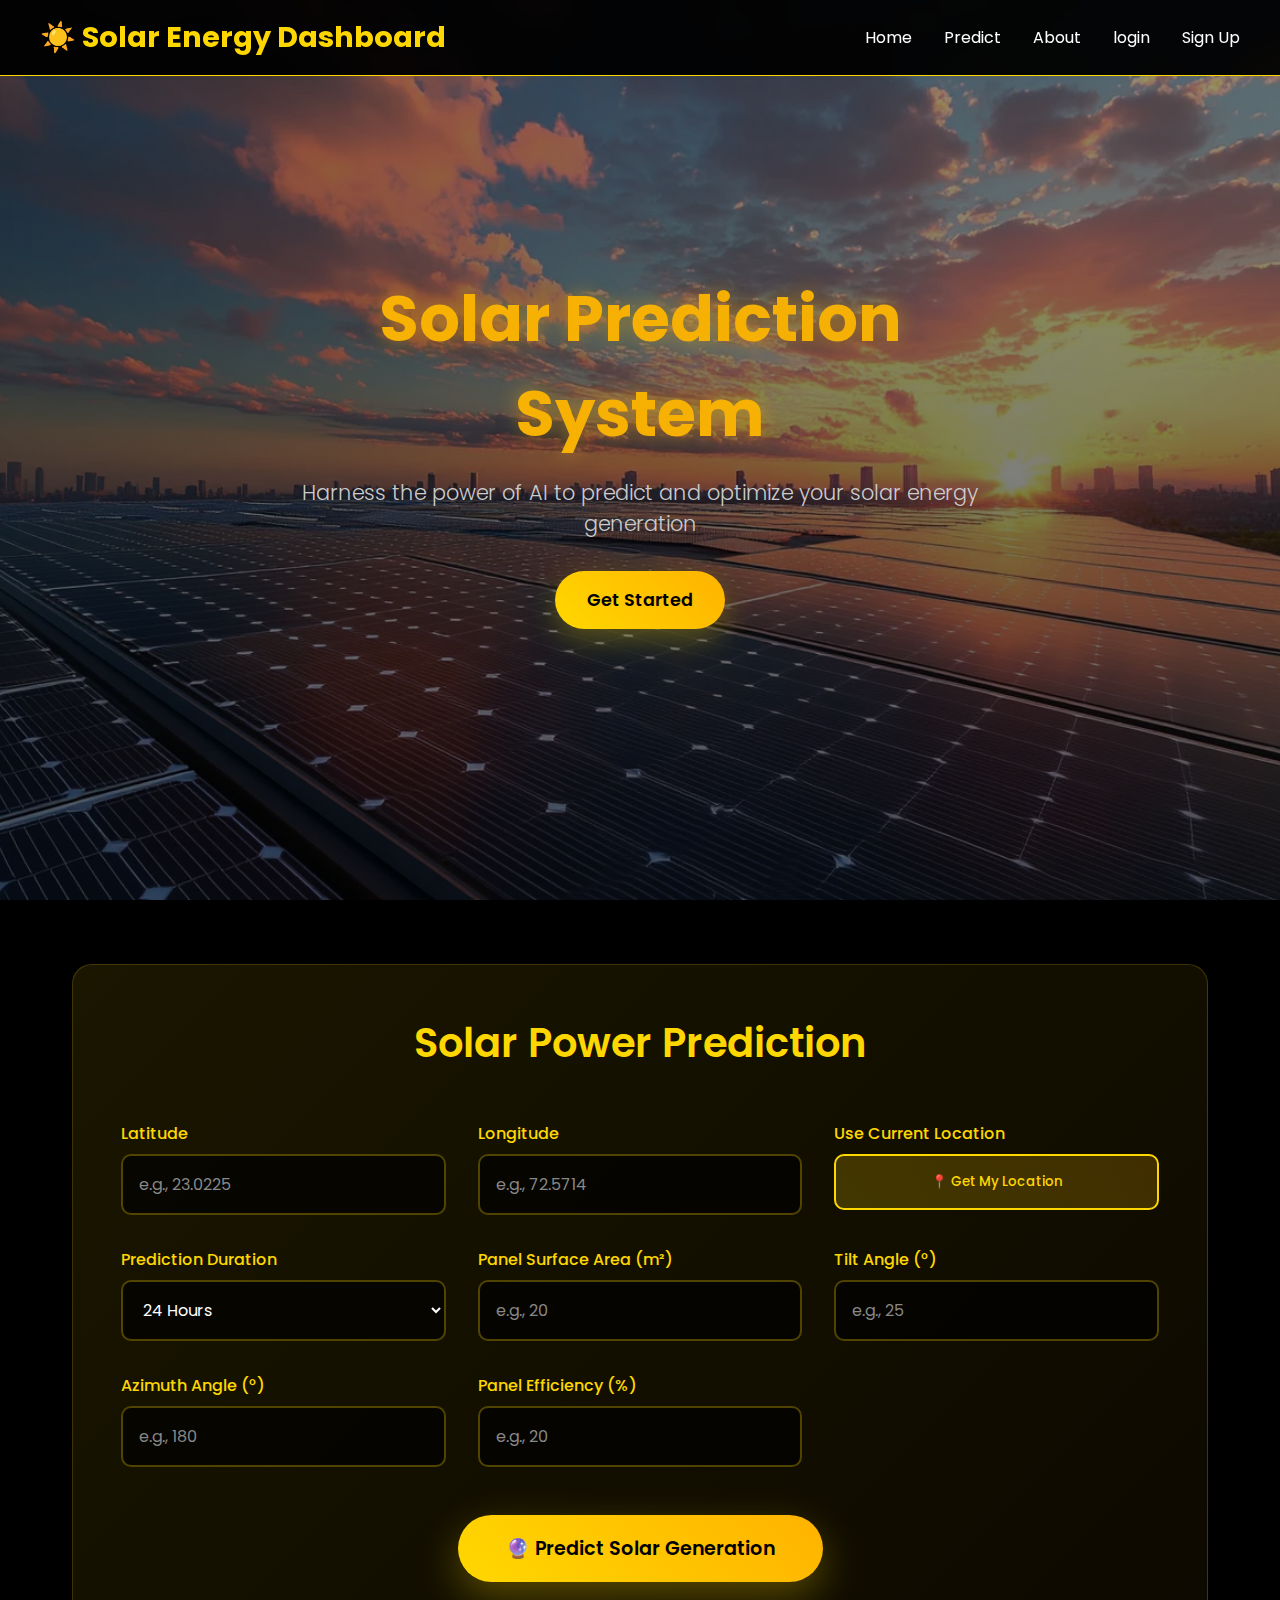
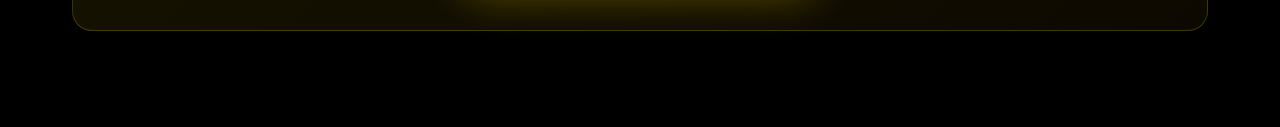
<file: frontend/index.html>
<!DOCTYPE html>
<html lang="en">
<head>
    <meta charset="UTF-8">
    <meta name="viewport" content="width=device-width, initial-scale=1.0">
    <title>Solar Prediction System</title>
    <link href="https://fonts.googleapis.com/css2?family=Poppins:wght@300;400;600;700&display=swap" rel="stylesheet">
    <link rel="stylesheet" href="style.css">
</head>
<body>
    <!-- Navigation -->
    <nav class="navbar">
        <div class="nav-content">
            <a href="#" class="logo">☀️ Solar Energy Dashboard</a>
            <ul class="nav-links">
                <li><a href="#home">Home</a></li>
                <li><a href="results.html">Predict</a></li>
                <li><a href="about.html">About</a></li>
                <li><a href="login.html">login</a></li>
                <li><a href="signup.html">Sign Up</a></li>
            </ul>
        </div>
    </nav>

    <!-- Hero Section -->
    <section class="hero" id="home">
        <div class="hero-content">
            <h1 class="hero-title">Solar Prediction System</h1>
            <p class="hero-subtitle">Harness the power of AI to predict and optimize your solar energy generation</p>
            <a href="#predict" class="cta-button">Get Started</a>
        </div>
    </section>

    <!-- Main Content -->
    <main class="main-content">
        <section class="input-section" id="predict">
            <h2 class="section-title">Solar Power Prediction</h2>
            
            <div id="message-container"></div>
            
            <form id="prediction-form">
                <div class="form-container">
                    <!-- Location Inputs -->
                    <div class="form-group">
                        <label class="form-label">Latitude</label>
                        <input type="number" id="latitude" class="form-input" step="0.000001" placeholder="e.g., 23.0225" required>
                    </div>
                    
                    <div class="form-group">
                        <label class="form-label">Longitude</label>
                        <input type="number" id="longitude" class="form-input" step="0.000001" placeholder="e.g., 72.5714" required>
                    </div>
                    
                    <div class="form-group">
                        <label class="form-label">Use Current Location</label>
                        <button type="button" id="location-btn" class="location-button">📍 Get My Location</button>
                    </div>
                    
                    <!-- Date Range -->
                    <div class="form-group">
                        <label class="form-label">Prediction Duration</label>
                        <select id="duration" class="form-select" required>
                            <option value="24">24 Hours</option>
                            <option value="48">48 Hours</option>
                            <option value="72">72 Hours</option>
                        </select>
                    </div>  
                    
                    <!-- Panel Specifications -->
                    <div class="form-group">
                        <label class="form-label">Panel Surface Area (m²)</label>
                        <input type="number" id="surface_area" class="form-input" step="0.01" placeholder="e.g., 20" required>
                    </div>
                    
                    <div class="form-group">
                        <label class="form-label">Tilt Angle (°)</label>
                        <input type="number" id="tilt_angle" class="form-input" step="0.1" min="0" max="90" placeholder="e.g., 25" required>
                    </div>
                    
                    <div class="form-group">
                        <label class="form-label">Azimuth Angle (°)</label>
                        <input type="number" id="azimuth_angle" class="form-input" step="0.1" min="0" max="360" placeholder="e.g., 180" required>
                    </div>
                    
                    <div class="form-group">
                        <label class="form-label">Panel Efficiency (%)</label>
                        <input type="number" id="efficiency" class="form-input" step="0.1" min="1" max="100" placeholder="e.g., 20" required>
                    </div>
                </div>
                
                <div class="submit-container">
                    <button type="submit" id="submit-btn" class="submit-button">
                        🔮 Predict Solar Generation
                    </button>
                </div>
            </form>
            
            <div class="loading" id="loading">
                <div class="spinner"></div>
                <p>Calculating solar predictions...</p>
            </div>
        </section>
    </main>

    <script>
        // Get user location
        document.getElementById('location-btn').addEventListener('click', function() {
            if (navigator.geolocation) {
                this.textContent = '📍 Getting location...';
                navigator.geolocation.getCurrentPosition(
                    (position) => {
                        document.getElementById('latitude').value = position.coords.latitude.toFixed(6);
                        document.getElementById('longitude').value = position.coords.longitude.toFixed(6);
                        this.textContent = '✅ Location Found';
                        showMessage('Location detected successfully!', 'success');
                    },
                    (error) => {
                        this.textContent = '📍 Get My Location';
                        showMessage('Unable to get location. Please enter manually.', 'error');
                    }
                );
            } else {
                showMessage('Geolocation is not supported by this browser.', 'error');
            }
        });

        // Form submission
        document.getElementById('prediction-form').addEventListener('submit', async function(e) {
            e.preventDefault();
            
            const submitBtn = document.getElementById('submit-btn');
            const loading = document.getElementById('loading');
            
            // Show loading state
            submitBtn.disabled = true;
            submitBtn.textContent = 'Processing...';
            loading.style.display = 'block';
            
            // Collect form data - match FastAPI backend field names
            const formData = {
                latitude: parseFloat(document.getElementById('latitude').value),
                longitude: parseFloat(document.getElementById('longitude').value),
                panel_surface_area: parseFloat(document.getElementById('surface_area').value),
                tilt_angle: parseFloat(document.getElementById('tilt_angle').value),
                azimuth_angle: parseFloat(document.getElementById('azimuth_angle').value),
                panel_efficiency: parseFloat(document.getElementById('efficiency').value),
                cost_per_kwh: 0.15 // Default cost per kWh, you can add this as a form field if needed
            };
            
            try {
                // Call FastAPI backend
                const response = await fetch('http://127.0.0.1:8000/generate_report', {
                    method: 'POST',
                    headers: {
                        'Content-Type': 'application/json',
                    },
                    body: JSON.stringify(formData)
                });
                
                if (!response.ok) {
                    const errorData = await response.json().catch(() => ({}));
                    throw new Error(errorData.detail || `Server error: ${response.status}`);
                }
                
                const reportData = await response.json();
                
                // Store results in sessionStorage
                sessionStorage.setItem('predictionResults', JSON.stringify({
                    report: reportData,
                    inputData: formData
                }));
                
                // Redirect to results page
                window.location.href = 'results.html';
                
            } catch (error) {
                console.error('Error:', error);
                showMessage('Failed to get predictions. Please check your connection and try again.', 'error');
                
                // Reset button state
                submitBtn.disabled = false;
                submitBtn.textContent = '🔮 Predict Solar Generation';
                loading.style.display = 'none';
            }
        });
        
        // Show message function
        function showMessage(text, type) {
            const container = document.getElementById('message-container');
            container.innerHTML = `<div class="message ${type}">${text}</div>`;
            
            // Auto-hide success messages
            if (type === 'success') {
                setTimeout(() => {
                    container.innerHTML = '';
                }, 3000);
            }
        }
        
        // Smooth scrolling for navigation
        document.querySelectorAll('a[href^="#"]').forEach(anchor => {
            anchor.addEventListener('click', function (e) {
                e.preventDefault();
                const target = document.querySelector(this.getAttribute('href'));
                if (target) {
                    target.scrollIntoView({
                        behavior: 'smooth',
                        block: 'start'
                    });
                }
            });
        });
    </script>
</body>
</html>
</file>
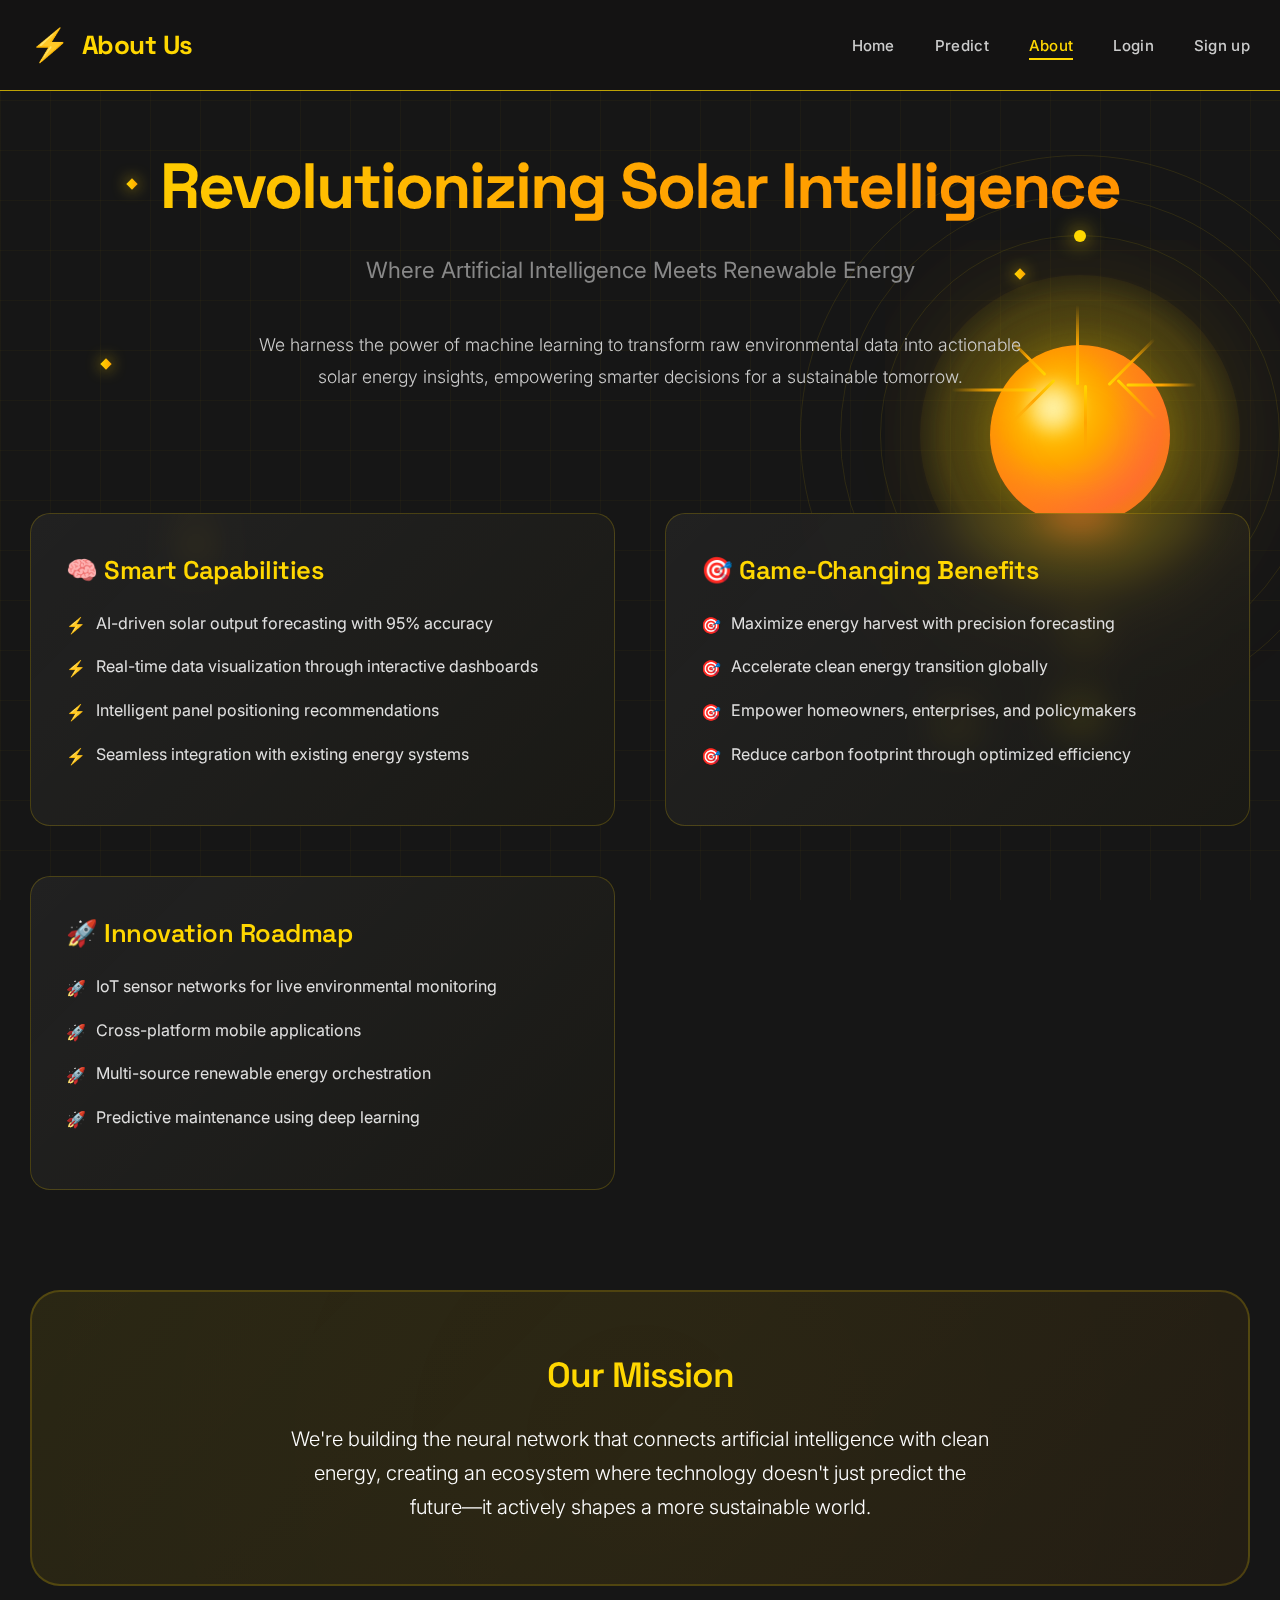
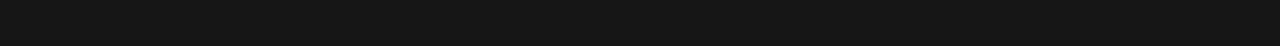
<file: frontend/about.html>
<!DOCTYPE html>
<html lang="en">
<head>
    <meta charset="UTF-8">
    <meta name="viewport" content="width=device-width, initial-scale=1.0">
    <title>About - Solar Energy Dashboard</title>
    <link href="https://fonts.googleapis.com/css2?family=Inter:wght@300;400;500;600;700&family=Space+Grotesk:wght@400;500;600;700&display=swap" rel="stylesheet">
    <style>
        * {
            margin: 0;
            padding: 0;
            box-sizing: border-box;
        }

        body {
            font-family: 'Inter', -apple-system, BlinkMacSystemFont, 'Segoe UI', sans-serif;
            background: #0a0a0af3;
            color: #ffffff;
            overflow-x: hidden;
            min-height: 100vh;
            position: relative;
        }

        /* Animated Background Grid */
        .grid-background {
            position: fixed;
            top: 0;
            left: 0;
            width: 100%;
            height: 100%;
            z-index: -2;
            background-image: 
                linear-gradient(rgba(255, 215, 0, 0.03) 1px, transparent 1px),
                linear-gradient(90deg, rgba(255, 215, 0, 0.03) 1px, transparent 1px);
            background-size: 50px 50px;
            animation: gridMove 30s linear infinite;
        }

        /* Header */
        .header {
            padding: 25px 0;
            background: rgba(13, 1, 1, 0.1);
            backdrop-filter: blur(20px);
            border-bottom: 1px solid rgba(255, 217, 0, 0.73);
            position: sticky;
            top: 0;
            z-index: 1000;
        }

        .nav {
            display: flex;
            justify-content: space-between;
            align-items: center;
            max-width: 1400px;
            margin: 0 auto;
            padding: 0 30px;
        }

        .logo {
            display: flex;
            align-items: center;
            font-family: 'Space Grotesk', sans-serif;
            font-size: 26px;
            font-weight: 700;
            color: #FFD700;
            letter-spacing: -0.5px;
        }

        .logo::before {
            content: "⚡";
            margin-right: 12px;
            font-size: 32px;
            animation: logoSpin 4s ease-in-out infinite;
        }

        .nav-links {
            display: flex;
            gap: 40px;
        }

        .nav-links a {
            color: #cccccc;
            text-decoration: none;
            font-weight: 500;
            font-size: 15px;
            letter-spacing: 0.3px;
            transition: all 0.3s cubic-bezier(0.4, 0, 0.2, 1);
            position: relative;
        }

        .nav-links a::after {
            content: '';
            position: absolute;
            bottom: -5px;
            left: 0;
            width: 0;
            height: 2px;
            background: #FFD700;
            transition: width 0.3s cubic-bezier(0.4, 0, 0.2, 1);
        }

        .nav-links a:hover, .nav-links a.active {
            color: #FFD700;
        }

        .nav-links a:hover::after, .nav-links a.active::after {
            width: 100%;
        }

        /* 3D Solar System Animation */
        .solar-system {
            position: fixed;
            top: 0;
            left: 0;
            width: 100%;
            height: 100%;
            z-index: -1;
            perspective: 2000px;
            overflow: hidden;
        }

        .orbital-system {
            position: absolute;
            width: 600px;
            height: 600px;
            top: 15%;
            right: -100px;
            transform-style: preserve-3d;
            animation: systemOrbit 60s linear infinite;
        }

        .sun-core {
            position: absolute;
            width: 180px;
            height: 180px;
            top: 50%;
            left: 50%;
            transform: translate(-50%, -50%);
            border-radius: 50%;
            background: radial-gradient(circle at 35% 35%, #FFD700, #FFA500, #FF6B35, #D2691E);
            box-shadow: 
                inset 0 0 40px rgba(255, 140, 0, 0.8),
                0 0 80px rgba(255, 215, 0, 0.6),
                0 0 160px rgba(255, 215, 0, 0.3),
                0 0 240px rgba(255, 165, 0, 0.2);
            animation: sunPulsate 8s ease-in-out infinite;
        }

        .sun-core::before {
            content: '';
            position: absolute;
            top: 20%;
            left: 20%;
            width: 30%;
            height: 30%;
            background: radial-gradient(circle, rgba(255, 255, 255, 0.8), transparent);
            border-radius: 50%;
            filter: blur(8px);
        }

        .corona {
            position: absolute;
            width: 320px;
            height: 320px;
            top: 50%;
            left: 50%;
            transform: translate(-50%, -50%);
            border-radius: 50%;
            background: radial-gradient(circle, transparent 40%, rgba(255, 215, 0, 0.1) 60%, transparent 80%);
            animation: coronaRotate 15s linear infinite reverse;
        }

        .solar-flare {
            position: absolute;
            width: 100%;
            height: 100%;
            border-radius: 50%;
        }

        .flare {
            position: absolute;
            width: 3px;
            background: linear-gradient(to top, #FFD700, #FFA500, transparent);
            border-radius: 2px;
            transform-origin: bottom center;
        }

        .flare:nth-child(1) { height: 80px; top: -40px; left: 48%; transform: rotate(0deg); animation: flareFlicker 2s ease-in-out infinite; }
        .flare:nth-child(2) { height: 65px; top: -25px; left: 65%; transform: rotate(45deg); animation: flareFlicker 2.5s ease-in-out infinite 0.3s; }
        .flare:nth-child(3) { height: 70px; top: -30px; left: 75%; transform: rotate(90deg); animation: flareFlicker 2.2s ease-in-out infinite 0.6s; }
        .flare:nth-child(4) { height: 55px; top: -20px; left: 70%; transform: rotate(135deg); animation: flareFlicker 1.8s ease-in-out infinite 0.9s; }
        .flare:nth-child(5) { height: 75px; top: -35px; left: 52%; transform: rotate(180deg); animation: flareFlicker 2.3s ease-in-out infinite 1.2s; }
        .flare:nth-child(6) { height: 60px; top: -25px; left: 35%; transform: rotate(225deg); animation: flareFlicker 2.1s ease-in-out infinite 1.5s; }
        .flare:nth-child(7) { height: 85px; top: -40px; left: 25%; transform: rotate(270deg); animation: flareFlicker 2.4s ease-in-out infinite 1.8s; }
        .flare:nth-child(8) { height: 50px; top: -20px; left: 30%; transform: rotate(315deg); animation: flareFlicker 1.9s ease-in-out infinite 2.1s; }

        /* Orbiting Elements */
        .orbit {
            position: absolute;
            border: 1px solid rgba(255, 215, 0, 0.1);
            border-radius: 50%;
            top: 50%;
            left: 50%;
            transform: translate(-50%, -50%);
        }

        .orbit-1 { width: 400px; height: 400px; animation: orbitRotate 20s linear infinite; }
        .orbit-2 { width: 480px; height: 480px; animation: orbitRotate 35s linear infinite reverse; }
        .orbit-3 { width: 560px; height: 560px; animation: orbitRotate 50s linear infinite; }

        .satellite {
            position: absolute;
            width: 12px;
            height: 12px;
            background: #FFD700;
            border-radius: 50%;
            box-shadow: 0 0 20px #FFD700;
        }

        .orbit-1 .satellite { top: -6px; left: 50%; transform: translateX(-50%); }
        .orbit-2 .satellite { top: 50%; right: -6px; transform: translateY(-50%); }
        .orbit-3 .satellite { bottom: -6px; left: 50%; transform: translateX(-50%); }

        /* Floating Energy Crystals */
        .energy-field {
            position: absolute;
            width: 100%;
            height: 100%;
            pointer-events: none;
        }

        .energy-crystal {
            position: absolute;
            width: 8px;
            height: 8px;
            background: linear-gradient(45deg, #FFD700, #FFA500);
            transform: rotate(45deg);
            box-shadow: 0 0 15px rgba(255, 215, 0, 0.8);
            animation: crystalFloat 12s ease-in-out infinite;
        }

        .crystal-1 { top: 20%; left: 10%; animation-delay: 0s; }
        .crystal-2 { top: 60%; left: 15%; animation-delay: 3s; }
        .crystal-3 { top: 40%; left: 8%; animation-delay: 6s; }
        .crystal-4 { top: 80%; right: 25%; animation-delay: 9s; }
        .crystal-5 { top: 70%; right: 15%; animation-delay: 1.5s; }
        .crystal-6 { top: 30%; right: 20%; animation-delay: 4.5s; }

        /* Main Content */
        .container {
            max-width: 1400px;
            margin: 0 auto;
            padding: 60px 30px;
            position: relative;
            z-index: 1;
        }

        .hero {
            text-align: center;
            margin-bottom: 120px;
            position: relative;
        }

        .hero h1 {
            font-family: 'Space Grotesk', sans-serif;
            font-size: clamp(3rem, 5vw, 4.5rem);
            font-weight: 700;
            color: #FFD700;
            margin-bottom: 30px;
            letter-spacing: -2px;
            line-height: 1.1;
            background: linear-gradient(135deg, #FFD700 0%, #FFA500 50%, #FF8C00 100%);
            -webkit-background-clip: text;
            -webkit-text-fill-color: transparent;
            background-clip: text;
            animation: titleShimmer 4s ease-in-out infinite;
        }

        .hero-subtitle {
            font-size: 1.4rem;
            color: #888888;
            max-width: 900px;
            margin: 0 auto 40px;
            line-height: 1.7;
            font-weight: 400;
        }

        .hero-description {
            font-size: 1.1rem;
            color: #cccccc;
            max-width: 800px;
            margin: 0 auto;
            line-height: 1.8;
            font-weight: 300;
        }

        .content-grid {
            display: grid;
            grid-template-columns: repeat(auto-fit, minmax(380px, 1fr));
            gap: 50px;
            margin-bottom: 80px;
        }

        .feature-card {
            background: linear-gradient(135deg, rgba(255, 255, 255, 0.05) 0%, rgba(255, 215, 0, 0.02) 100%);
            backdrop-filter: blur(20px);
            border: 1px solid rgba(255, 215, 0, 0.2);
            border-radius: 20px;
            padding: 40px 35px;
            transition: all 0.4s cubic-bezier(0.4, 0, 0.2, 1);
            position: relative;
            overflow: hidden;
        }

        .feature-card::before {
            content: '';
            position: absolute;
            top: 0;
            left: -100%;
            width: 100%;
            height: 100%;
            background: linear-gradient(90deg, transparent, rgba(255, 215, 0, 0.1), transparent);
            transition: left 0.6s ease;
        }

        .feature-card:hover::before {
            left: 100%;
        }

        .feature-card:hover {
            transform: translateY(-15px);
            box-shadow: 0 25px 50px rgba(255, 215, 0, 0.15);
            border-color: rgba(255, 215, 0, 0.4);
        }

        .feature-card h2 {
            font-family: 'Space Grotesk', sans-serif;
            color: #FFD700;
            font-size: 1.6rem;
            font-weight: 600;
            margin-bottom: 25px;
            display: flex;
            align-items: center;
            gap: 12px;
            letter-spacing: -0.5px;
        }

        .feature-card h2::before {
            font-size: 1.8rem;
        }

        .capability-list {
            list-style: none;
            padding: 0;
        }

        .capability-list li {
            color: #e0e0e0;
            margin: 18px 0;
            padding-left: 30px;
            position: relative;
            line-height: 1.6;
            font-weight: 400;
        }

        .capability-list li::before {
            position: absolute;
            left: 0;
            top: 2px;
            font-size: 16px;
        }

        .features li::before { content: "⚡"; color: #FFD700; }
        .benefits li::before { content: "🎯"; color: #FFD700; }
        .roadmap li::before { content: "🚀"; color: #FFD700; }

        .vision-section {
            text-align: center;
            margin-top: 100px;
            padding: 60px 40px;
            background: linear-gradient(135deg, rgba(255, 215, 0, 0.08) 0%, rgba(255, 140, 0, 0.05) 100%);
            border-radius: 30px;
            border: 2px solid rgba(255, 215, 0, 0.2);
            position: relative;
            overflow: hidden;
        }

        .vision-section::before {
            content: '';
            position: absolute;
            top: -50%;
            left: -50%;
            width: 200%;
            height: 200%;
            background: radial-gradient(circle, rgba(255, 215, 0, 0.03) 0%, transparent 70%);
            animation: visionPulse 8s ease-in-out infinite;
        }

        .vision-section h2 {
            font-family: 'Space Grotesk', sans-serif;
            color: #FFD700;
            font-size: 2.2rem;
            font-weight: 600;
            margin-bottom: 25px;
            letter-spacing: -1px;
            position: relative;
            z-index: 1;
        }

        .vision-section p {
            font-size: 1.25rem;
            color: #ffffff;
            font-weight: 300;
            line-height: 1.7;
            max-width: 700px;
            margin: 0 auto;
            position: relative;
            z-index: 1;
        }

        /* Animations */
        @keyframes gridMove {
            from { transform: translate(0, 0); }
            to { transform: translate(50px, 50px); }
        }

        @keyframes logoSpin {
            0%, 80% { transform: rotate(0deg); }
            90% { transform: rotate(180deg); }
            100% { transform: rotate(360deg); }
        }

        @keyframes systemOrbit {
            from { transform: rotateZ(0deg) rotateY(10deg); }
            to { transform: rotateZ(360deg) rotateY(10deg); }
        }

        @keyframes sunPulsate {
            0%, 100% { transform: translate(-50%, -50%) scale(1); filter: brightness(1); }
            50% { transform: translate(-50%, -50%) scale(1.05); filter: brightness(1.2); }
        }

        @keyframes coronaRotate {
            from { transform: translate(-50%, -50%) rotate(0deg); }
            to { transform: translate(-50%, -50%) rotate(360deg); }
        }

        @keyframes flareFlicker {
            0%, 100% { opacity: 0.8; transform: scaleY(1); }
            50% { opacity: 1; transform: scaleY(1.3); }
        }

        @keyframes orbitRotate {
            from { transform: translate(-50%, -50%) rotate(0deg); }
            to { transform: translate(-50%, -50%) rotate(360deg); }
        }

        @keyframes crystalFloat {
            0%, 100% { transform: rotate(45deg) translateY(0px) scale(1); opacity: 0.8; }
            25% { transform: rotate(45deg) translateY(-20px) scale(1.1); opacity: 1; }
            75% { transform: rotate(45deg) translateY(-10px) scale(0.9); opacity: 0.9; }
        }

        @keyframes titleShimmer {
            0%, 100% { background-position: 0% 50%; }
            50% { background-position: 100% 50%; }
        }

        @keyframes visionPulse {
            0%, 100% { transform: scale(1) rotate(0deg); opacity: 0.5; }
            50% { transform: scale(1.1) rotate(180deg); opacity: 0.8; }
        }

        /* Responsive Design */
        @media (max-width: 768px) {
            .orbital-system { width: 400px; height: 400px; right: -150px; }
            .sun-core { width: 120px; height: 120px; }
            .corona { width: 220px; height: 220px; }
            .content-grid { grid-template-columns: 1fr; gap: 30px; }
            .feature-card { padding: 30px 25px; }
            .nav { padding: 0 20px; }
            .container { padding: 40px 20px; }
            .nav-links { gap: 25px; }
        }

        @media (max-width: 480px) {
            .orbital-system { width: 300px; height: 300px; }
            .sun-core { width: 100px; height: 100px; }
            .hero-subtitle { font-size: 1.2rem; }
            .hero-description { font-size: 1rem; }
        }
    </style>
</head>
<body>
    <!-- Animated Grid Background -->
    <div class="grid-background"></div>

    <!-- Advanced 3D Solar System -->
    <div class="solar-system">
        <div class="orbital-system">
            <div class="sun-core">
                <div class="solar-flare">
                    <div class="flare"></div>
                    <div class="flare"></div>
                    <div class="flare"></div>
                    <div class="flare"></div>
                    <div class="flare"></div>
                    <div class="flare"></div>
                    <div class="flare"></div>
                    <div class="flare"></div>
                </div>
            </div>
            <div class="corona"></div>
            <div class="orbit orbit-1"><div class="satellite"></div></div>
            <div class="orbit orbit-2"><div class="satellite"></div></div>
            <div class="orbit orbit-3"><div class="satellite"></div></div>
        </div>
        <div class="energy-field">
            <div class="energy-crystal crystal-1"></div>
            <div class="energy-crystal crystal-2"></div>
            <div class="energy-crystal crystal-3"></div>
            <div class="energy-crystal crystal-4"></div>
            <div class="energy-crystal crystal-5"></div>
            <div class="energy-crystal crystal-6"></div>
        </div>
    </div>

    <!-- Header -->
    <header class="header">
        <nav class="nav">
            <div class="logo">About Us</div>
            <div class="nav-links">
                <a href="index.html">Home</a>
                <a href="index.html">Predict</a>
                <a href="about.html" class="active">About</a>
                <a href="login.html">Login</a>
                <a href="signup.html">Sign up</a>
            </div>
        </nav>
    </header>

    <!-- Main Content -->
    <div class="container">
        <section class="hero">
            <h1>Revolutionizing Solar Intelligence</h1>
            <p class="hero-subtitle">Where Artificial Intelligence Meets Renewable Energy</p>
            <p class="hero-description">We harness the power of machine learning to transform raw environmental data into actionable solar energy insights, empowering smarter decisions for a sustainable tomorrow.</p>
        </section>

        <div class="content-grid">
            <div class="feature-card features">
                <h2>🧠 Smart Capabilities</h2>
                <ul class="capability-list">
                    <li>AI-driven solar output forecasting with 95% accuracy</li>
                    <li>Real-time data visualization through interactive dashboards</li>
                    <li>Intelligent panel positioning recommendations</li>
                    <li>Seamless integration with existing energy systems</li>
                </ul>
            </div>

            <div class="feature-card benefits">
                <h2>🎯 Game-Changing Benefits</h2>
                <ul class="capability-list">
                    <li>Maximize energy harvest with precision forecasting</li>
                    <li>Accelerate clean energy transition globally</li>
                    <li>Empower homeowners, enterprises, and policymakers</li>
                    <li>Reduce carbon footprint through optimized efficiency</li>
                </ul>
            </div>

            <div class="feature-card roadmap">
                <h2>🚀 Innovation Roadmap</h2>
                <ul class="capability-list">
                    <li>IoT sensor networks for live environmental monitoring</li>
                    <li>Cross-platform mobile applications</li>
                    <li>Multi-source renewable energy orchestration</li>
                    <li>Predictive maintenance using deep learning</li>
                </ul>
            </div>
        </div>

        <div class="vision-section">
            <h2>Our Mission</h2>
            <p>We're building the neural network that connects artificial intelligence with clean energy, creating an ecosystem where technology doesn't just predict the future—it actively shapes a more sustainable world.</p>
        </div>
    </div>
</body>
</html>
</file>
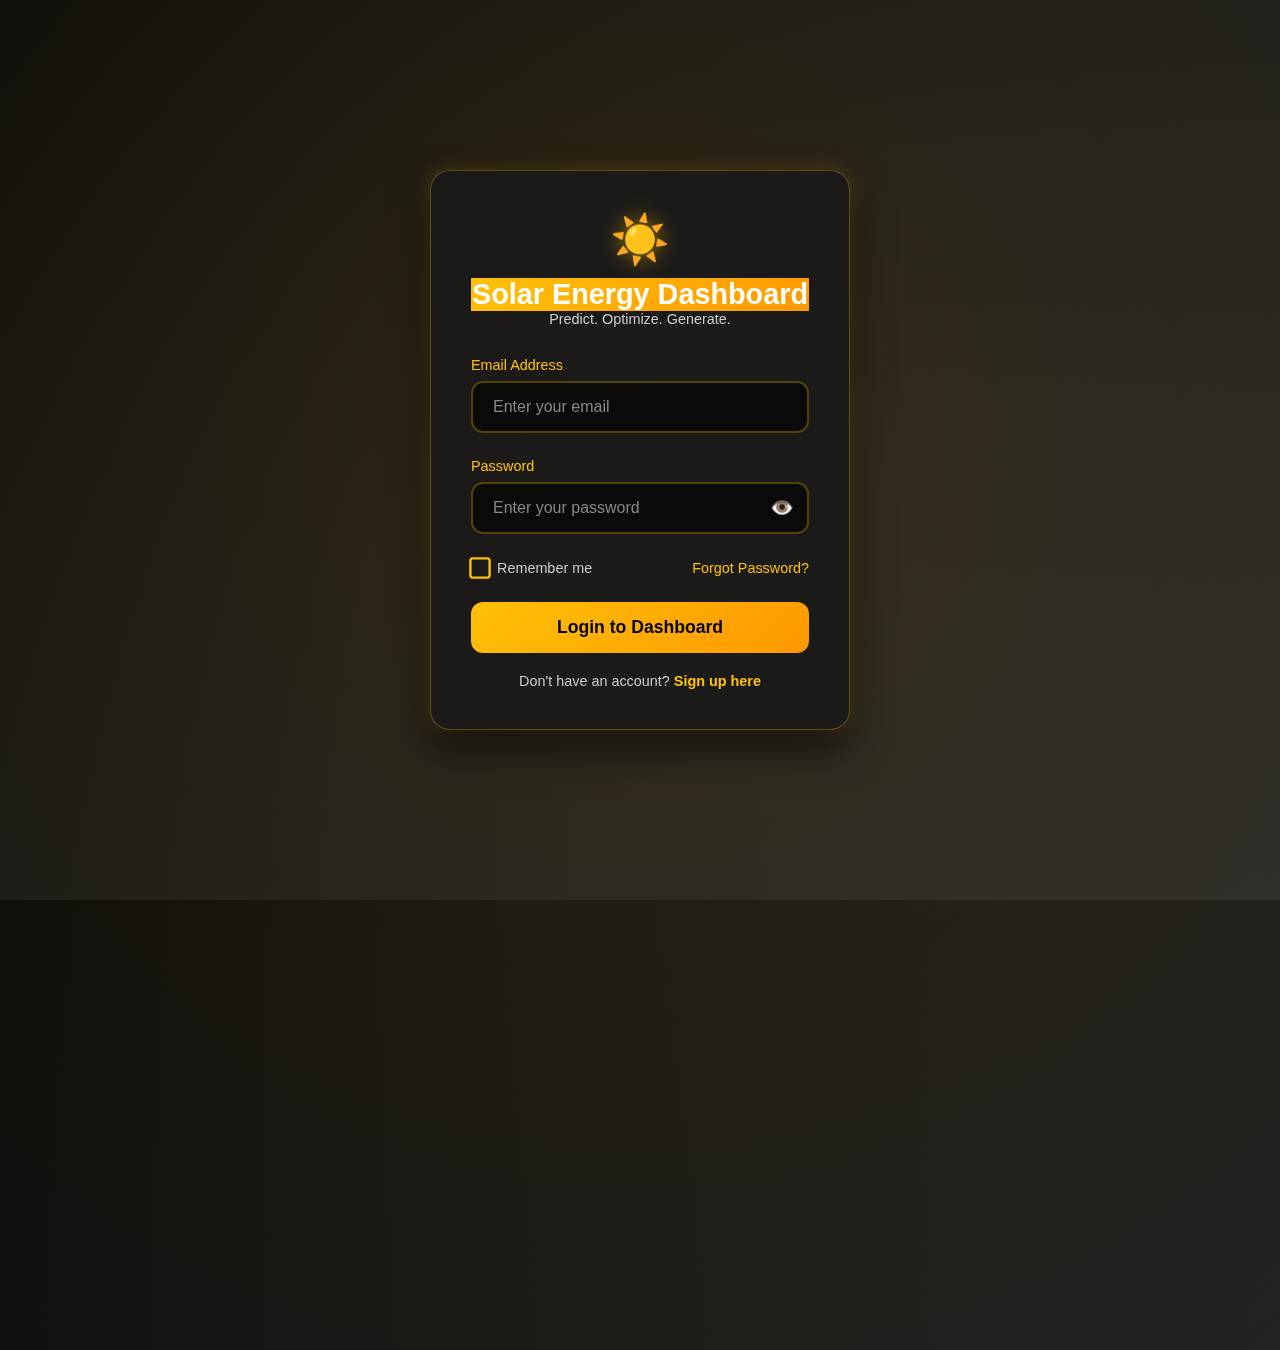
<file: frontend/login.html>
<!DOCTYPE html>
<html lang="en">
<head>
    <meta charset="UTF-8">
    <meta name="viewport" content="width=device-width, initial-scale=1.0">
    <title>Solar Energy Dashboard - Login</title>
    <style>
        * {
            margin: 0;
            padding: 0;
            box-sizing: border-box;
        }

        body {
            font-family: 'Segoe UI', Tahoma, Geneva, Verdana, sans-serif;
            background: linear-gradient(135deg, #0a0a0a 0%, #1a1a1a 50%, #2a2a2a 100%);
            min-height: 100vh;
            display: flex;
            align-items: center;
            justify-content: center;
            color: #ffffff;
            position: relative;
            overflow: hidden;
        }

        /* Animated background elements */
        body::before {
            content: '';
            position: absolute;
            top: -50%;
            left: -50%;
            width: 200%;
            height: 200%;
            background: radial-gradient(circle, rgba(255, 193, 7, 0.1) 0%, transparent 70%);
            animation: rotate 20s linear infinite;
            z-index: 1;
        }

        @keyframes rotate {
            0% { transform: rotate(0deg); }
            100% { transform: rotate(360deg); }
        }

        .login-container {
            background: rgba(26, 26, 26, 0.9);
            backdrop-filter: blur(20px);
            border: 1px solid rgba(255, 193, 7, 0.3);
            border-radius: 20px;
            padding: 40px;
            width: 100%;
            max-width: 420px;
            box-shadow: 0 20px 40px rgba(0, 0, 0, 0.6), 
                        0 0 20px rgba(255, 193, 7, 0.2);
            position: relative;
            z-index: 2;
            animation: slideUp 0.8s ease-out;
        }

        @keyframes slideUp {
            from {
                opacity: 0;
                transform: translateY(30px);
            }
            to {
                opacity: 1;
                transform: translateY(0);
            }
        }

        .logo-section {
            text-align: center;
            margin-bottom: 30px;
        }

        .logo {
            font-size: 3rem;
            margin-bottom: 10px;
            filter: drop-shadow(0 0 10px rgba(255, 193, 7, 0.5));
        }

        .logo-text {
            font-size: 1.8rem;
            font-weight: bold;
            background: linear-gradient(135deg, #ffc107, #ff9800);
                    }

        .subtitle {
            color: #cccccc;
            font-size: 0.9rem;
            margin-bottom: 30px;
        }

        .form-group {
            margin-bottom: 25px;
            position: relative;
        }

        .form-group label {
            display: block;
            color: #ffc107;
            margin-bottom: 8px;
            font-weight: 500;
            font-size: 0.9rem;
        }

        .form-group input {
            width: 100%;
            padding: 15px 20px;
            background: rgba(0, 0, 0, 0.6);
            border: 2px solid rgba(255, 193, 7, 0.3);
            border-radius: 12px;
            color: #ffffff;
            font-size: 1rem;
            transition: all 0.3s ease;
            outline: none;
        }

        .form-group input:focus {
            border-color: #ffc107;
            box-shadow: 0 0 0 3px rgba(255, 193, 7, 0.2);
            transform: translateY(-2px);
        }

        .form-group input::placeholder {
            color: #888888;
        }

        .password-toggle {
            position: absolute;
            right: 15px;
            top: 38px;
            background: none;
            border: none;
            color: #ffc107;
            cursor: pointer;
            font-size: 1.2rem;
        }

        .remember-forgot {
            display: flex;
            justify-content: space-between;
            align-items: center;
            margin-bottom: 25px;
            font-size: 0.9rem;
        }

        .remember-me {
            display: flex;
            align-items: center;
            color: #cccccc;
        }

        .remember-me input {
            margin-right: 8px;
            transform: scale(1.2);
        }

        .forgot-password {
            color: #ffc107;
            text-decoration: none;
            transition: color 0.3s ease;
        }

        .forgot-password:hover {
            color: #ff9800;
            text-decoration: underline;
        }

        .login-btn {
            width: 100%;
            padding: 15px;
            background: linear-gradient(135deg, #ffc107, #ff9800);
            border: none;
            border-radius: 12px;
            color: #000000;
            font-size: 1.1rem;
            font-weight: bold;
            cursor: pointer;
            transition: all 0.3s ease;
            margin-bottom: 20px;
            position: relative;
            overflow: hidden;
        }

        .login-btn::before {
            content: '';
            position: absolute;
            top: 0;
            left: -100%;
            width: 100%;
            height: 100%;
            background: linear-gradient(90deg, transparent, rgba(255, 255, 255, 0.2), transparent);
            transition: left 0.5s;
        }

        .login-btn:hover::before {
            left: 100%;
        }

        .login-btn:hover {
            transform: translateY(-2px);
            box-shadow: 0 8px 25px rgba(255, 193, 7, 0.4);
        }

        .signup-link {
            text-align: center;
            color: #cccccc;
            font-size: 0.9rem;
        }

        .signup-link a {
            color: #ffc107;
            text-decoration: none;
            font-weight: bold;
            transition: color 0.3s ease;
        }

        .signup-link a:hover {
            color: #ff9800;
            text-decoration: underline;
        }

        /* Responsive design */
        @media (max-width: 480px) {
            .login-container {
                margin: 20px;
                padding: 30px 25px;
            }
            
            .logo-text {
                font-size: 1.5rem;
            }
        }

        /* Custom checkbox styling */
        input[type="checkbox"] {
            appearance: none;
            width: 18px;
            height: 18px;
            border: 2px solid #ffc107;
            border-radius: 3px;
            position: relative;
            cursor: pointer;
        }

        input[type="checkbox"]:checked {
            background: #ffc107;
        }

        input[type="checkbox"]:checked::after {
            content: '✓';
            position: absolute;
            left: 2px;
            top: -2px;
            color: #000;
            font-size: 12px;
        }
    </style>
</head>
<body>
    <div class="login-container">
        <div class="logo-section">
            <div class="logo">☀️</div>
            <div class="logo-text">Solar Energy Dashboard</div>
            <div class="subtitle">Predict. Optimize. Generate.</div>
        </div>

        <form id="loginForm">
            <div class="form-group">
                <label for="email">Email Address</label>
                <input type="email" id="email" name="email" placeholder="Enter your email" required>
            </div>

            <div class="form-group">
                <label for="password">Password</label>
                <input type="password" id="password" name="password" placeholder="Enter your password" required>
                <button type="button" class="password-toggle" onclick="togglePassword()">👁️</button>
            </div>

            <div class="remember-forgot">
                <label class="remember-me">
                    <input type="checkbox" id="remember" name="remember">
                    Remember me
                </label>
                <a href="#" class="forgot-password">Forgot Password?</a>
            </div>

            <button type="submit" class="login-btn">Login to Dashboard</button>
        </form>

        <div class="signup-link">
            Don't have an account? <a href="signup.html">Sign up here</a>
        </div>
    </div>

    <script>
        function togglePassword() {
            const passwordInput = document.getElementById('password');
            const toggleBtn = document.querySelector('.password-toggle');
            
            if (passwordInput.type === 'password') {
                passwordInput.type = 'text';
                toggleBtn.textContent = '🙈';
            } else {
                passwordInput.type = 'password';
                toggleBtn.textContent = '👁️';
            }
        }

        document.getElementById('loginForm').addEventListener('submit', function(e) {
            e.preventDefault();
            
            const email = document.getElementById('email').value;
            const password = document.getElementById('password').value;
            
            if (email && password) {
                // Add loading state
                const loginBtn = document.querySelector('.login-btn');
                loginBtn.textContent = 'Logging in...';
                loginBtn.disabled = true;
                
                // Simulate login process
                setTimeout(() => {
                    // Redirect to main dashboard
                    window.location.href = 'index.html';
                }, 1500);
            }
        });

        // Add floating animation to form inputs
        document.querySelectorAll('input').forEach(input => {
            input.addEventListener('focus', function() {
                this.parentElement.style.transform = 'translateY(-2px)';
            });
            
            input.addEventListener('blur', function() {
                this.parentElement.style.transform = 'translateY(0)';
            });
        });
    </script>
</body>
</html>
</file>
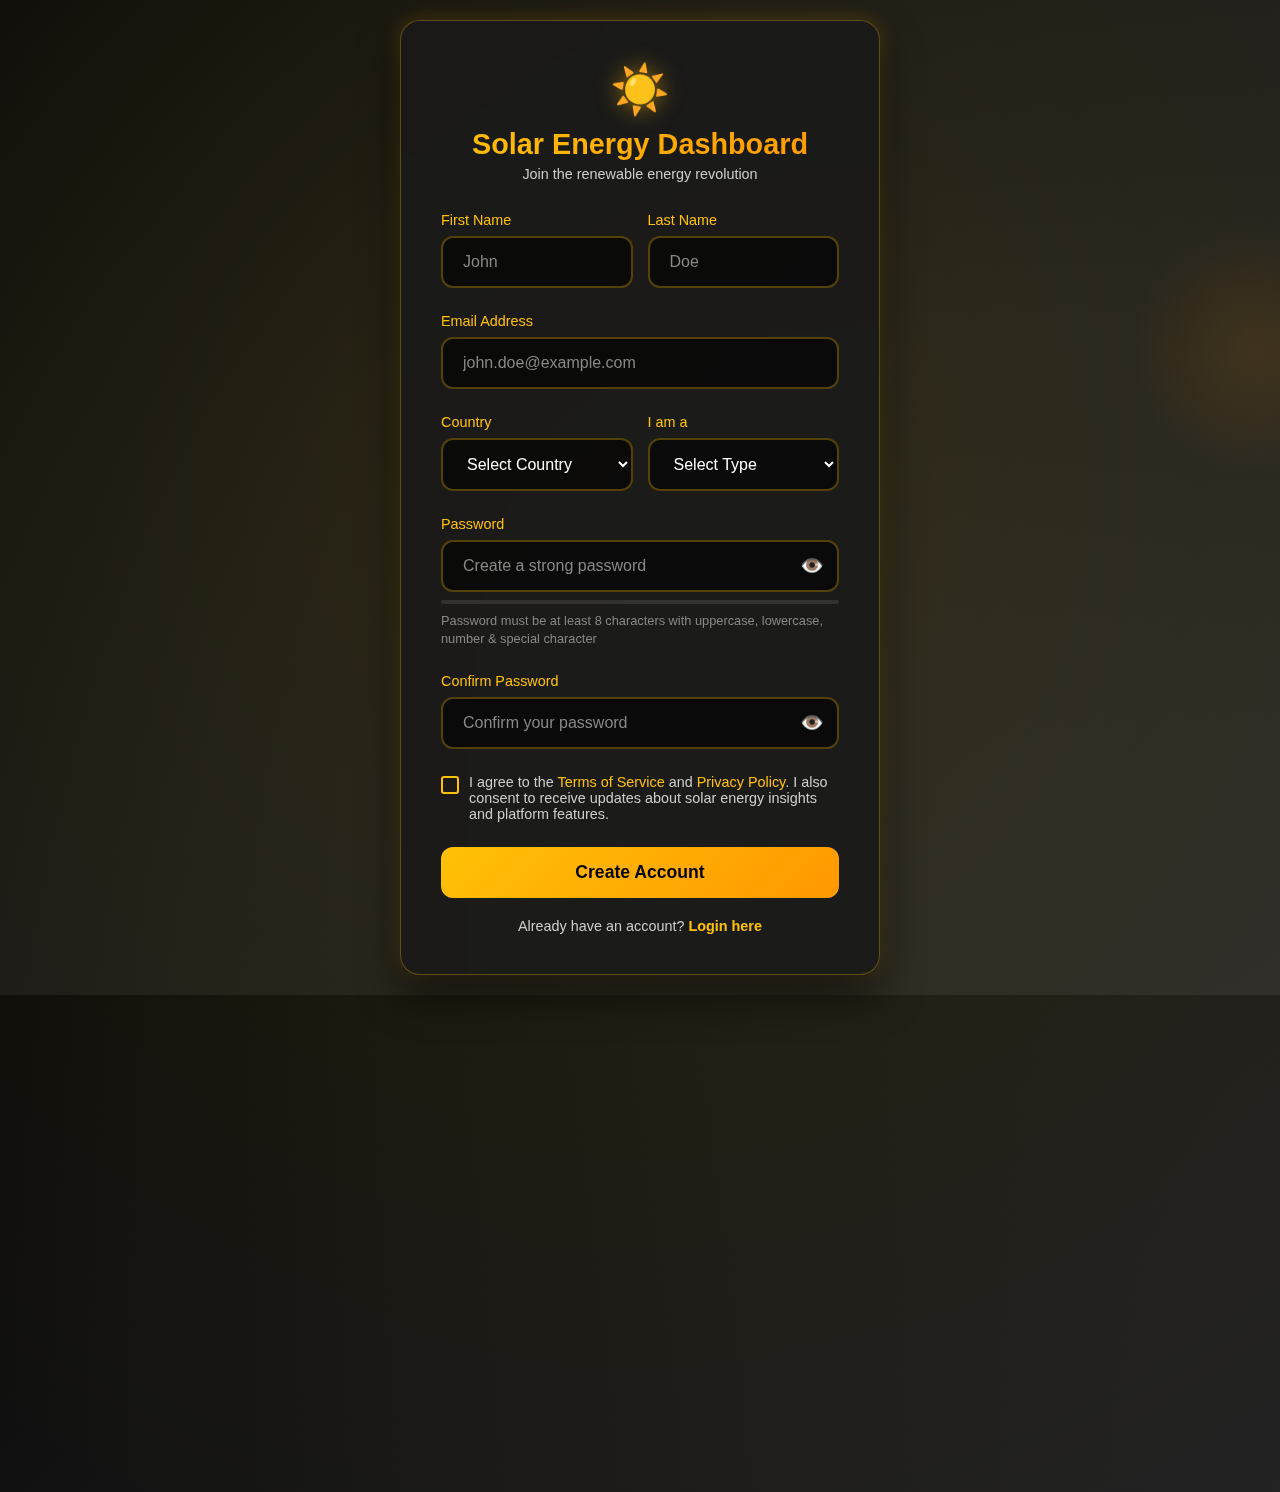
<file: frontend/signup.html>
<!DOCTYPE html>
<html lang="en">
<head>
    <meta charset="UTF-8">
    <meta name="viewport" content="width=device-width, initial-scale=1.0">
    <title>Solar Energy Dashboard - Sign Up</title>
    <style>
        * {
            margin: 0;
            padding: 0;
            box-sizing: border-box;
        }

        body {
            font-family: 'Segoe UI', Tahoma, Geneva, Verdana, sans-serif;
            background: linear-gradient(135deg, #0a0a0a 0%, #1a1a1a 50%, #2a2a2a 100%);
            min-height: 100vh;
            display: flex;
            align-items: center;
            justify-content: center;
            color: #ffffff;
            position: relative;
            overflow-x: hidden;
            padding: 20px 0;
        }

        /* Animated background elements */
        body::before {
            content: '';
            position: absolute;
            top: -50%;
            left: -50%;
            width: 200%;
            height: 200%;
            background: radial-gradient(circle, rgba(255, 193, 7, 0.1) 0%, transparent 70%);
            animation: rotate 20s linear infinite;
            z-index: 1;
        }

        body::after {
            content: '';
            position: absolute;
            top: 20%;
            right: -10%;
            width: 300px;
            height: 300px;
            background: radial-gradient(circle, rgba(255, 152, 0, 0.1) 0%, transparent 60%);
            animation: float 6s ease-in-out infinite;
            z-index: 1;
        }

        @keyframes rotate {
            0% { transform: rotate(0deg); }
            100% { transform: rotate(360deg); }
        }

        @keyframes float {
            0%, 100% { transform: translateY(0); }
            50% { transform: translateY(-20px); }
        }

        .signup-container {
            background: rgba(26, 26, 26, 0.9);
            backdrop-filter: blur(20px);
            border: 1px solid rgba(255, 193, 7, 0.3);
            border-radius: 20px;
            padding: 40px;
            width: 100%;
            max-width: 480px;
            box-shadow: 0 20px 40px rgba(0, 0, 0, 0.6), 
                        0 0 20px rgba(255, 193, 7, 0.2);
            position: relative;
            z-index: 2;
            animation: slideUp 0.8s ease-out;
        }

        @keyframes slideUp {
            from {
                opacity: 0;
                transform: translateY(30px);
            }
            to {
                opacity: 1;
                transform: translateY(0);
            }
        }

        .logo-section {
            text-align: center;
            margin-bottom: 30px;
        }

        .logo {
            font-size: 3rem;
            margin-bottom: 10px;
            filter: drop-shadow(0 0 10px rgba(255, 193, 7, 0.5));
        }

        .logo-text {
            font-size: 1.8rem;
            font-weight: bold;
            background: linear-gradient(135deg, #ffc107, #ff9800);
            -webkit-background-clip: text;
            -webkit-text-fill-color: transparent;
            margin-bottom: 5px;
        }

        .subtitle {
            color: #cccccc;
            font-size: 0.9rem;
            margin-bottom: 30px;
        }

        .form-row {
            display: flex;
            gap: 15px;
            margin-bottom: 25px;
        }

        .form-group {
            flex: 1;
            margin-bottom: 25px;
            position: relative;
        }

        .form-row .form-group {
            margin-bottom: 0;
        }

        .form-group label {
            display: block;
            color: #ffc107;
            margin-bottom: 8px;
            font-weight: 500;
            font-size: 0.9rem;
        }

        .form-group input,
        .form-group select {
            width: 100%;
            padding: 15px 20px;
            background: rgba(0, 0, 0, 0.6);
            border: 2px solid rgba(255, 193, 7, 0.3);
            border-radius: 12px;
            color: #ffffff;
            font-size: 1rem;
            transition: all 0.3s ease;
            outline: none;
        }

        .form-group select {
            cursor: pointer;
        }

        .form-group select option {
            background: #1a1a1a;
            color: #ffffff;
        }

        .form-group input:focus,
        .form-group select:focus {
            border-color: #ffc107;
            box-shadow: 0 0 0 3px rgba(255, 193, 7, 0.2);
            transform: translateY(-2px);
        }

        .form-group input::placeholder {
            color: #888888;
        }

        .password-requirements {
            font-size: 0.8rem;
            color: #888888;
            margin-top: 8px;
            line-height: 1.4;
        }

        .password-requirements.valid {
            color: #4caf50;
        }

        .password-toggle {
            position: absolute;
            right: 15px;
            top: 38px;
            background: none;
            border: none;
            color: #ffc107;
            cursor: pointer;
            font-size: 1.2rem;
        }

        .terms-agreement {
            display: flex;
            align-items: flex-start;
            margin-bottom: 25px;
            font-size: 0.9rem;
            color: #cccccc;
            gap: 10px;
        }

        .terms-agreement input[type="checkbox"] {
            margin-top: 2px;
            flex-shrink: 0;
        }

        .terms-agreement a {
            color: #ffc107;
            text-decoration: none;
        }

        .terms-agreement a:hover {
            text-decoration: underline;
        }

        .signup-btn {
            width: 100%;
            padding: 15px;
            background: linear-gradient(135deg, #ffc107, #ff9800);
            border: none;
            border-radius: 12px;
            color: #000000;
            font-size: 1.1rem;
            font-weight: bold;
            cursor: pointer;
            transition: all 0.3s ease;
            margin-bottom: 20px;
            position: relative;
            overflow: hidden;
        }

        .signup-btn::before {
            content: '';
            position: absolute;
            top: 0;
            left: -100%;
            width: 100%;
            height: 100%;
            background: linear-gradient(90deg, transparent, rgba(255, 255, 255, 0.2), transparent);
            transition: left 0.5s;
        }

        .signup-btn:hover::before {
            left: 100%;
        }

        .signup-btn:hover {
            transform: translateY(-2px);
            box-shadow: 0 8px 25px rgba(255, 193, 7, 0.4);
        }

        .signup-btn:disabled {
            opacity: 0.6;
            cursor: not-allowed;
            transform: none;
        }

        .login-link {
            text-align: center;
            color: #cccccc;
            font-size: 0.9rem;
        }

        .login-link a {
            color: #ffc107;
            text-decoration: none;
            font-weight: bold;
            transition: color 0.3s ease;
        }

        .login-link a:hover {
            color: #ff9800;
            text-decoration: underline;
        }

        /* Custom checkbox styling */
        input[type="checkbox"] {
            appearance: none;
            width: 18px;
            height: 18px;
            border: 2px solid #ffc107;
            border-radius: 3px;
            position: relative;
            cursor: pointer;
        }

        input[type="checkbox"]:checked {
            background: #ffc107;
        }

        input[type="checkbox"]:checked::after {
            content: '✓';
            position: absolute;
            left: 2px;
            top: -2px;
            color: #000;
            font-size: 12px;
        }

        .strength-meter {
            height: 4px;
            background: rgba(255, 255, 255, 0.1);
            border-radius: 2px;
            margin-top: 8px;
            overflow: hidden;
        }

        .strength-fill {
            height: 100%;
            width: 0;
            transition: all 0.3s ease;
            border-radius: 2px;
        }

        .strength-weak { background: #f44336; width: 25%; }
        .strength-medium { background: #ff9800; width: 50%; }
        .strength-good { background: #ffc107; width: 75%; }
        .strength-strong { background: #4caf50; width: 100%; }

        /* Responsive design */
        @media (max-width: 600px) {
            .signup-container {
                margin: 20px;
                padding: 30px 25px;
            }
            
            .logo-text {
                font-size: 1.5rem;
            }

            .form-row {
                flex-direction: column;
                gap: 0;
            }

            .form-row .form-group {
                margin-bottom: 25px;
            }
        }
    </style>
</head>
<body>
    <div class="signup-container">
        <div class="logo-section">
            <div class="logo">☀️</div>
            <div class="logo-text">Solar Energy Dashboard</div>
            <div class="subtitle">Join the renewable energy revolution</div>
        </div>

        <form id="signupForm">
            <div class="form-row">
                <div class="form-group">
                    <label for="firstName">First Name</label>
                    <input type="text" id="firstName" name="firstName" placeholder="John" required>
                </div>
                <div class="form-group">
                    <label for="lastName">Last Name</label>
                    <input type="text" id="lastName" name="lastName" placeholder="Doe" required>
                </div>
            </div>

            <div class="form-group">
                <label for="email">Email Address</label>
                <input type="email" id="email" name="email" placeholder="john.doe@example.com" required>
            </div>

            <div class="form-row">
                <div class="form-group">
                    <label for="country">Country</label>
                    <select id="country" name="country" required>
                        <option value="">Select Country</option>
                        <option value="IN">India</option>
                        <option value="US">United States</option>
                        <option value="CA">Canada</option>
                        <option value="UK">United Kingdom</option>
                        <option value="AU">Australia</option>
                        <option value="DE">Germany</option>
                        <option value="FR">France</option>
                        <option value="JP">Japan</option>
                        <option value="CN">China</option>
                        <option value="BR">Brazil</option>
                    </select>
                </div>
                <div class="form-group">
                    <label for="userType">I am a</label>
                    <select id="userType" name="userType" required>
                        <option value="">Select Type</option>
                        <option value="homeowner">Homeowner</option>
                        <option value="business">Business Owner</option>
                        <option value="installer">Solar Installer</option>
                        <option value="researcher">Researcher</option>
                        <option value="student">Student</option>
                        <option value="other">Other</option>
                    </select>
                </div>
            </div>

            <div class="form-group">
                <label for="password">Password</label>
                <input type="password" id="password" name="password" placeholder="Create a strong password" required>
                <button type="button" class="password-toggle" onclick="togglePassword('password')">👁️</button>
                <div class="strength-meter">
                    <div class="strength-fill" id="strengthMeter"></div>
                </div>
                <div class="password-requirements" id="passwordRequirements">
                    Password must be at least 8 characters with uppercase, lowercase, number & special character
                </div>
            </div>

            <div class="form-group">
                <label for="confirmPassword">Confirm Password</label>
                <input type="password" id="confirmPassword" name="confirmPassword" placeholder="Confirm your password" required>
                <button type="button" class="password-toggle" onclick="togglePassword('confirmPassword')">👁️</button>
            </div>

            <div class="terms-agreement">
                <input type="checkbox" id="terms" name="terms" required>
                <label for="terms">
                    I agree to the <a href="#" target="_blank">Terms of Service</a> and 
                    <a href="#" target="_blank">Privacy Policy</a>. I also consent to receive 
                    updates about solar energy insights and platform features.
                </label>
            </div>

            <button type="submit" class="signup-btn" id="signupBtn">Create Account</button>
        </form>

        <div class="login-link">
            Already have an account? <a href="login.html">Login here</a>
        </div>
    </div>

    <script>
        function togglePassword(fieldId) {
            const passwordInput = document.getElementById(fieldId);
            const toggleBtn = passwordInput.nextElementSibling;
            
            if (passwordInput.type === 'password') {
                passwordInput.type = 'text';
                toggleBtn.textContent = '🙈';
            } else {
                passwordInput.type = 'password';
                toggleBtn.textContent = '👁️';
            }
        }

        function checkPasswordStrength(password) {
            let strength = 0;
            const strengthMeter = document.getElementById('strengthMeter');
            const requirements = document.getElementById('passwordRequirements');

            // Check various criteria
            if (password.length >= 8) strength += 1;
            if (/[a-z]/.test(password)) strength += 1;
            if (/[A-Z]/.test(password)) strength += 1;
            if (/\d/.test(password)) strength += 1;
            if (/[^A-Za-z0-9]/.test(password)) strength += 1;

            // Remove existing classes
            strengthMeter.className = 'strength-fill';
            
            // Add appropriate class based on strength
            if (strength <= 2) {
                strengthMeter.classList.add('strength-weak');
                requirements.textContent = 'Weak password. Add more complexity.';
                requirements.style.color = '#f44336';
            } else if (strength === 3) {
                strengthMeter.classList.add('strength-medium');
                requirements.textContent = 'Medium strength. Consider adding more characters.';
                requirements.style.color = '#ff9800';
            } else if (strength === 4) {
                strengthMeter.classList.add('strength-good');
                requirements.textContent = 'Good password strength.';
                requirements.style.color = '#ffc107';
            } else if (strength === 5) {
                strengthMeter.classList.add('strength-strong');
                requirements.textContent = 'Strong password!';
                requirements.style.color = '#4caf50';
            }

            return strength >= 4;
        }

        function validatePasswordMatch() {
            const password = document.getElementById('password').value;
            const confirmPassword = document.getElementById('confirmPassword').value;
            const confirmInput = document.getElementById('confirmPassword');
            
            if (confirmPassword && password !== confirmPassword) {
                confirmInput.style.borderColor = '#f44336';
                return false;
            } else if (confirmPassword) {
                confirmInput.style.borderColor = '#4caf50';
                return true;
            }
            return false;
        }

        // Event listeners
        document.getElementById('password').addEventListener('input', function() {
            checkPasswordStrength(this.value);
            validatePasswordMatch();
        });

        document.getElementById('confirmPassword').addEventListener('input', function() {
            validatePasswordMatch();
        });

        document.getElementById('signupForm').addEventListener('submit', function(e) {
            e.preventDefault();
            
            const password = document.getElementById('password').value;
            const confirmPassword = document.getElementById('confirmPassword').value;
            const terms = document.getElementById('terms').checked;
            
            if (!checkPasswordStrength(password)) {
                alert('Please create a stronger password.');
                return;
            }
            
            if (password !== confirmPassword) {
                alert('Passwords do not match.');
                return;
            }
            
            if (!terms) {
                alert('Please accept the terms and conditions.');
                return;
            }
            
            // Add loading state
            const signupBtn = document.getElementById('signupBtn');
            signupBtn.textContent = 'Creating Account...';
            signupBtn.disabled = true;
            
            // Simulate signup process
            setTimeout(() => {
                alert('Account created successfully! Please check your email for verification.');
                window.location.href = 'login.html';
            }, 2000);
        });

        // Add floating animation to form inputs
        document.querySelectorAll('input, select').forEach(input => {
            input.addEventListener('focus', function() {
                this.parentElement.style.transform = 'translateY(-2px)';
            });
            
            input.addEventListener('blur', function() {
                this.parentElement.style.transform = 'translateY(0)';
            });
        });
    </script>
</body>
</html>
</file>
<file: frontend/style.css>
/* Import Google Fonts */
@import url('https://fonts.googleapis.com/css2?family=Poppins:wght@300;400;600;700&display=swap');

/* Reset and Base Styles */
* {
    margin: 0;
    padding: 0;
    box-sizing: border-box;
}

body {
    font-family: 'Poppins', sans-serif;
    background-color: #000000;
    color: #ffffff;
    overflow-x: hidden;
}

/* Navigation */
.navbar {
    position: fixed;
    top: 0;
    width: 100%;
    background: rgba(0, 0, 0, 0.95);
    backdrop-filter: blur(10px);
    padding: 1rem 2rem;
    z-index: 1000;
    border-bottom: 1px solid #FFD700;
}

.nav-content {
    display: flex;
    justify-content: space-between;
    align-items: center;
    max-width: 1200px;
    margin: 0 auto;
}

.logo {
    font-size: 1.8rem;
    font-weight: 700;
    color: #FFD700;
    text-decoration: none;
}

.nav-links {
    display: flex;
    list-style: none;
    gap: 2rem;
}

.nav-links a {
    color: #ffffff;
    text-decoration: none;
    font-weight: 400;
    transition: color 0.3s ease;
}

.nav-links a:hover {
    color: #FFD700;
}

/* Hero Section */
.hero {
    height: 100vh;
    background: linear-gradient(rgba(0, 0, 0, 0.4), rgba(0, 0, 0, 0.6)), url('assets/solar-panel-sunlight.jpg');
    background-size: cover;
    background-position: center;
    background-attachment: fixed;
    display: flex;
    align-items: center;
    justify-content: center;
    text-align: center;
    position: relative;
}

.hero-content {
    max-width: 800px;
    padding: 2rem;
    animation: fadeInUp 1s ease-out;
}

.hero-title {
    font-size: 4rem;
    font-weight: 700;
    margin-bottom: 1rem;
    background: linear-gradient(45deg, #fab403, #f5b107); /* Darker gold colors */
    -webkit-background-clip: text;
    -webkit-text-fill-color: transparent;
    background-clip: text;
    text-shadow: 0 0 20px rgba(247, 178, 6, 0.5); /* Darker gold glow */
    animation: glowPulse 2s ease-in-out infinite;
}

/* Add this new animation for the glowing effect */
@keyframes glowPulse {
    0% {
        text-shadow: 0 0 20px rgba(251, 182, 8, 0.5);
    }
    50% {
        text-shadow: 0 0 30px rgba(254, 184, 8, 0.7);
    }
    100% {
        text-shadow: 0 0 20px rgba(250, 181, 5, 0.5);
    }
}

.hero-subtitle {
    font-size: 1.3rem;
    margin-bottom: 2rem;
    color: #cccccc;
    font-weight: 300;
}

.cta-button {
    display: inline-block;
    padding: 1rem 2rem;
    background: linear-gradient(45deg, #FFD700, #FFB300);
    color: #000000;
    text-decoration: none;
    border-radius: 50px;
    font-weight: 600;
    font-size: 1.1rem;
    transition: all 0.3s ease;
    box-shadow: 0 10px 30px rgba(255, 215, 0, 0.3);
}

.cta-button:hover {
    transform: translateY(-3px);
    box-shadow: 0 15px 40px rgba(255, 215, 0, 0.4);
}

/* Main Content */
.main-content {
    padding: 4rem 2rem;
    max-width: 1200px;
    margin: 0 auto;
}

.input-section {
    background: linear-gradient(135deg, rgba(255, 215, 0, 0.1), rgba(255, 179, 0, 0.05));
    border-radius: 20px;
    padding: 3rem;
    margin-bottom: 2rem;
    border: 1px solid rgba(255, 215, 0, 0.2);
    box-shadow: 0 20px 60px rgba(0, 0, 0, 0.3);
}

.section-title {
    font-size: 2.5rem;
    font-weight: 600;
    text-align: center;
    margin-bottom: 3rem;
    color: #FFD700;
}

/* Form Styles */
.form-container {
    display: grid;
    grid-template-columns: repeat(auto-fit, minmax(300px, 1fr));
    gap: 2rem;
    margin-bottom: 2rem;
}

.form-group {
    display: flex;
    flex-direction: column;
}

.form-label {
    font-weight: 500;
    margin-bottom: 0.5rem;
    color: #FFD700;
    font-size: 1rem;
}

.form-input,
.form-select {
    padding: 1rem;
    border: 2px solid rgba(255, 215, 0, 0.3);
    border-radius: 10px;
    background: rgba(0, 0, 0, 0.7);
    color: #ffffff;
    font-size: 1rem;
    font-family: 'Poppins', sans-serif;
    transition: all 0.3s ease;
}

.form-input:focus,
.form-select:focus {
    outline: none;
    border-color: #FFD700;
    box-shadow: 0 0 20px rgba(255, 215, 0, 0.3);
}

.form-input::placeholder {
    color: #888888;
}

.location-button {
    padding: 1rem;
    background: linear-gradient(45deg, rgba(255, 215, 0, 0.2), rgba(255, 179, 0, 0.2));
    border: 2px solid #FFD700;
    border-radius: 10px;
    color: #FFD700;
    cursor: pointer;
    font-weight: 500;
    transition: all 0.3s ease;
    font-family: 'Poppins', sans-serif;
}

.location-button:hover {
    background: linear-gradient(45deg, #FFD700, #FFB300);
    color: #000000;
    transform: translateY(-2px);
}

/* Submit Section */
.submit-container {
    text-align: center;
    margin-top: 3rem;
}

.submit-button {
    padding: 1.2rem 3rem;
    background: linear-gradient(45deg, #FFD700, #FFB300);
    border: none;
    border-radius: 50px;
    color: #000000;
    font-size: 1.2rem;
    font-weight: 600;
    cursor: pointer;
    transition: all 0.3s ease;
    box-shadow: 0 15px 40px rgba(255, 215, 0, 0.3);
    font-family: 'Poppins', sans-serif;
}

.submit-button:hover {
    transform: translateY(-3px);
    box-shadow: 0 20px 50px rgba(255, 215, 0, 0.4);
}

.submit-button:disabled {
    opacity: 0.6;
    cursor: not-allowed;
    transform: none;
}

/* Loading Spinner */
.loading {
    display: none;
    text-align: center;
    margin-top: 2rem;
}

.spinner {
    border: 3px solid rgba(255, 215, 0, 0.3);
    border-radius: 50%;
    border-top: 3px solid #FFD700;
    width: 40px;
    height: 40px;
    animation: spin 1s linear infinite;
    margin: 0 auto 1rem;
}

/* Message Styles */
.message {
    padding: 1rem;
    border-radius: 10px;
    margin-bottom: 1rem;
    text-align: center;
    font-weight: 500;
}

.error {
    background: rgba(255, 0, 0, 0.1);
    border: 1px solid #ff4444;
    color: #ff6666;
}

.success {
    background: rgba(0, 255, 0, 0.1);
    border: 1px solid #44ff44;
    color: #66ff66;
}

/* Animations */
@keyframes fadeInUp {
    from {
        opacity: 0;
        transform: translateY(50px);
    }
    to {
        opacity: 1;
        transform: translateY(0);
    }
}

@keyframes spin {
    0% { 
        transform: rotate(0deg); 
    }
    100% { 
        transform: rotate(360deg); 
    }
}

/* Responsive Design */
@media (max-width: 768px) {
    .hero-title {
        font-size: 2.5rem;
    }
    
    .hero-subtitle {
        font-size: 1.1rem;
    }
    
    .form-container {
        grid-template-columns: 1fr;
    }
    
    .nav-links {
        display: none;
    }
    
    .input-section {
        padding: 2rem;
    }
    
    .navbar {
        padding: 1rem;
    }
    
    .main-content {
        padding: 2rem 1rem;
    }
    
    .section-title {
        font-size: 2rem;
    }
    
    .cta-button {
        padding: 0.8rem 1.5rem;
        font-size: 1rem;
    }
    
    .submit-button {
        padding: 1rem 2rem;
        font-size: 1.1rem;
    }
}

@media (max-width: 480px) {
    .hero-title {
        font-size: 2rem;
    }
    
    .hero-subtitle {
        font-size: 1rem;
    }
    
    .section-title {
        font-size: 1.8rem;
    }
    
    .form-container {
        gap: 1rem;
    }
    
    .input-section {
        padding: 1.5rem;
    }
}
</file>
